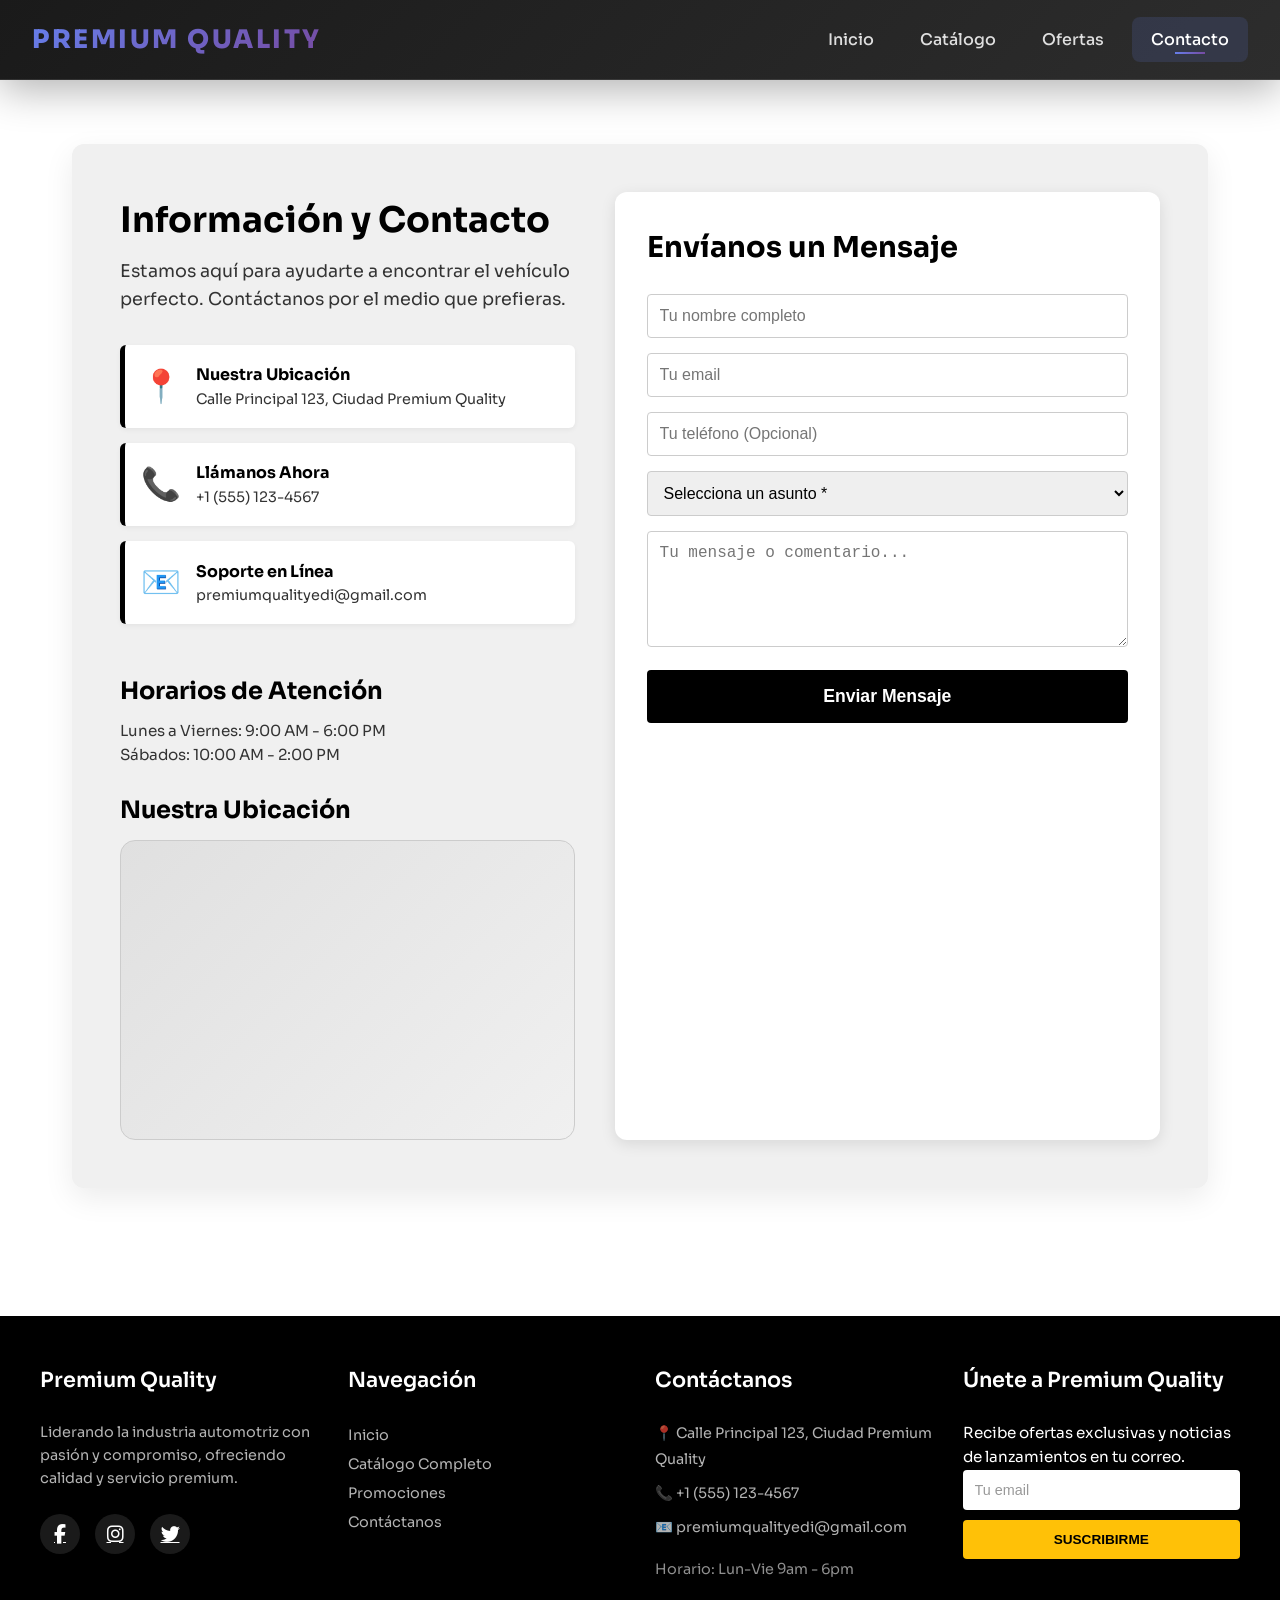
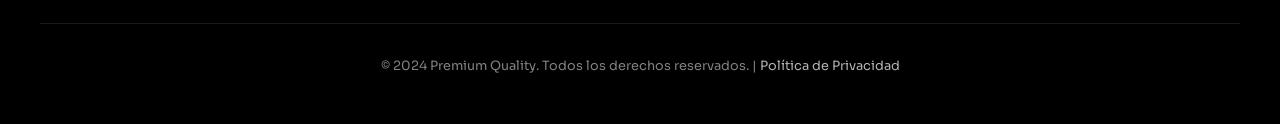
<file: contacto.html>
<!DOCTYPE html>
<html lang="es">

<head>
    <meta charset="UTF-8">
    <meta name="viewport" content="width=device-width, initial-scale=1.0">
    <title>Contacto - Premium Quality</title>
    <link rel="icon" href="favicon.ico" type="image/x-icon">
    <link rel="stylesheet" href="styles.css">
    <link rel="stylesheet" href="https://cdnjs.cloudflare.com/ajax/libs/font-awesome/6.4.0/css/all.min.css">
</head>

<body>
    <nav class="navbar">
        <div class="nav-container">
            <div class="logo">Premium Quality</div>
            <ul class="nav-links">
                <li><a href="index.html" class="nav-link">Inicio</a></li>
                <li><a href="catalogo.html" class="nav-link">Catálogo</a></li>
                <li><a href="ofertas.html" class="nav-link">Ofertas</a></li>
                <li><a href="contacto.html" class="nav-link active">Contacto</a></li>
            </ul>
        </div>
    </nav>

    <section id="contacto" class="contacto-section">
        <div class="contacto-wrapper">

            <div class="info-section">
                <h2>Información y Contacto</h2>
                <p class="subtitle-contacto">Estamos aquí para ayudarte a encontrar el vehículo perfecto. Contáctanos
                    por el medio que prefieras.</p>

                <div class="info-cards">
                    <div class="info-card">
                        <span class="info-icon">📍</span>
                        <div class="info-text">
                            <strong>Nuestra Ubicación</strong>
                            <p>Calle Principal 123, Ciudad Premium Quality</p>
                        </div>
                    </div>
                    <div class="info-card">
                        <span class="info-icon">📞</span>
                        <div class="info-text">
                            <strong>Llámanos Ahora</strong>
                            <p>+1 (555) 123-4567</p>
                        </div>
                    </div>
                    <div class="info-card">
                        <span class="info-icon">📧</span>
                        <div class="info-text">
                            <strong>Soporte en Línea</strong>
                            <p>premiumqualityedi@gmail.com</p>
                        </div>
                    </div>
                </div>

                <div class="mapa-section">
                    <h3>Horarios de Atención</h3>
                    <p>Lunes a Viernes: 9:00 AM - 6:00 PM</p>
                    <p style="margin-bottom: 1.5rem;">Sábados: 10:00 AM - 2:00 PM</p>

                    <h3>Nuestra Ubicación</h3>
                    <div class="mapa-placeholder">
                        <iframe
                            src="https://www.google.com/maps/embed?pb=!1m14!1m12!1m3!1d12303.11522567049!2d-58.40592325!3d-34.9129097!2m3!1f0!2f0!3f0!3m2!1i1024!2i768!4f13.1!5e1!3m2!1ses-419!2sar!4v1764823985162!5m2!1ses-419!2sar"
                            width="100%" height="100%" style="border:0;" allowfullscreen="" loading="lazy"
                            referrerpolicy="no-referrer-when-downgrade"></iframe>

                    </div>
                </div>
            </div>

            <div class="contacto-form-wrapper">
                <h3>Envíanos un Mensaje</h3>
                <form id="contactoForm" class="contacto-form">

                    <input type="text" id="nombre" placeholder="Tu nombre completo" required>
                    <input type="email" id="email" placeholder="Tu email" required>
                    <input type="tel" id="telefono" placeholder="Tu teléfono (Opcional)">

                    <select id="asunto" required>
                        <option value="">Selecciona un asunto *</option>
                        <option value="consulta">Consulta General</option>
                        <option value="prueba">Solicitar Prueba de Manejo</option>
                        <option value="financiamiento">Solicitar Financiamiento</option>
                        <option value="otro">Otro / Servicio Técnico</option>
                    </select>

                    <textarea id="mensaje" placeholder="Tu mensaje o comentario..." rows="5" required></textarea>
                    <button type="submit" class="submit-btn">Enviar Mensaje</button>
                </form>
            </div>

        </div>
    </section>

    <footer class="main-footer">
        <div class="footer-container">

            <div class="footer-col brand-info">
                <h3 class="footer-logo">Premium Quality</h3>
                <p>Liderando la industria automotriz con pasión y compromiso, ofreciendo calidad y servicio premium.</p>

                <div class="social-links">
                    <a href="#" aria-label="Facebook"><i class="fab fa-facebook-f"></i></a>
                    <a href="#" aria-label="Instagram"><i class="fab fa-instagram"></i></a>
                    <a href="#" aria-label="X (Twitter)"><i class="fab fa-twitter"></i></a>
                </div>
            </div>

            <div class="footer-col footer-links">
                <h3>Navegación</h3>
                <ul>
                    <li><a href="index.html">Inicio</a></li>
                    <li><a href="catalogo.html">Catálogo Completo</a></li>
                    <li><a href="ofertas.html">Promociones</a></li>
                    <li><a href="contacto.html">Contáctanos</a></li>
                </ul>
            </div>

            <div class="footer-col footer-contact">
                <h3>Contáctanos</h3>
                <p>📍 Calle Principal 123, Ciudad Premium Quality</p>
                <p>📞 +1 (555) 123-4567</p>
                <p>📧 premiumqualityedi@gmail.com</p>
                <p class="horario-footer">Horario: Lun-Vie 9am - 6pm</p>
            </div>

            <div class="footer-col footer-newsletter">
                <h3>Únete a Premium Quality</h3>
                <p>Recibe ofertas exclusivas y noticias de lanzamientos en tu correo.</p>
                <form class="newsletter-form">
                    <input type="email" placeholder="Tu email" required>
                    <button type="submit" class="cta-button">Suscribirme</button>
                </form>
            </div>

        </div>

        <div class="footer-bottom">
            <p>&copy; 2024 Premium Quality. Todos los derechos reservados. | <a href="#">Política de Privacidad</a></p>
        </div>
    </footer>

    <script src="app.js"></script>
    <script>
        // Validación del formulario de contacto
        document.getElementById('contactoForm').addEventListener('submit', function(e) {
            e.preventDefault();
            
            const nombre = document.getElementById('nombre').value.trim();
            const email = document.getElementById('email').value.trim();
            const telefono = document.getElementById('telefono').value.trim();
            const asunto = document.getElementById('asunto').value;
            const mensaje = document.getElementById('mensaje').value.trim();
            
            // Validaciones
            if (nombre.length < 2) {
                alert('Por favor ingresa un nombre válido (mínimo 2 caracteres)');
                return;
            }
            
            const emailRegex = /^[^\s@]+@[^\s@]+\.[^\s@]+$/;
            if (!emailRegex.test(email)) {
                alert('Por favor ingresa un email válido');
                return;
            }
            
            if (telefono && telefono.length < 7) {
                alert('Por favor ingresa un teléfono válido');
                return;
            }
            
            if (!asunto) {
                alert('Por favor selecciona un asunto');
                return;
            }
            
            if (mensaje.length < 10) {
                alert('Por favor ingresa un mensaje más detallado (mínimo 10 caracteres)');
                return;
            }
            
            // Si todo está bien, mostrar modal de confirmación
            mostrarModalConfirmacion('Mensaje enviado exitosamente', 'Gracias por contactarnos. Te responderemos en breve.');
            
            // Limpiar formulario
            this.reset();
        });
        
        function mostrarModalConfirmacion(titulo, mensaje) {
            // Crear modal dinámicamente
            const modal = document.createElement('div');
            modal.className = 'modal confirmacion-modal';
            modal.innerHTML = `
                <div class="modal-content confirmacion-content">
                    <span class="modal-close" onclick="this.parentElement.parentElement.remove()">&times;</span>
                    <div style="text-align: center; padding: 2rem;">
                        <h2 style="color: #4CAF50; margin-bottom: 1rem;">${titulo}</h2>
                        <p style="font-size: 1.1rem; color: #666; margin-bottom: 2rem;">${mensaje}</p>
                        <button onclick="this.parentElement.parentElement.parentElement.remove()" 
                                style="padding: 10px 20px; background: #667eea; color: white; border: none; border-radius: 5px; cursor: pointer;">
                            Aceptar
                        </button>
                    </div>
                </div>
            `;
            document.body.appendChild(modal);
            modal.style.display = 'flex';
        }
    </script>
</body>

</html>
</file>
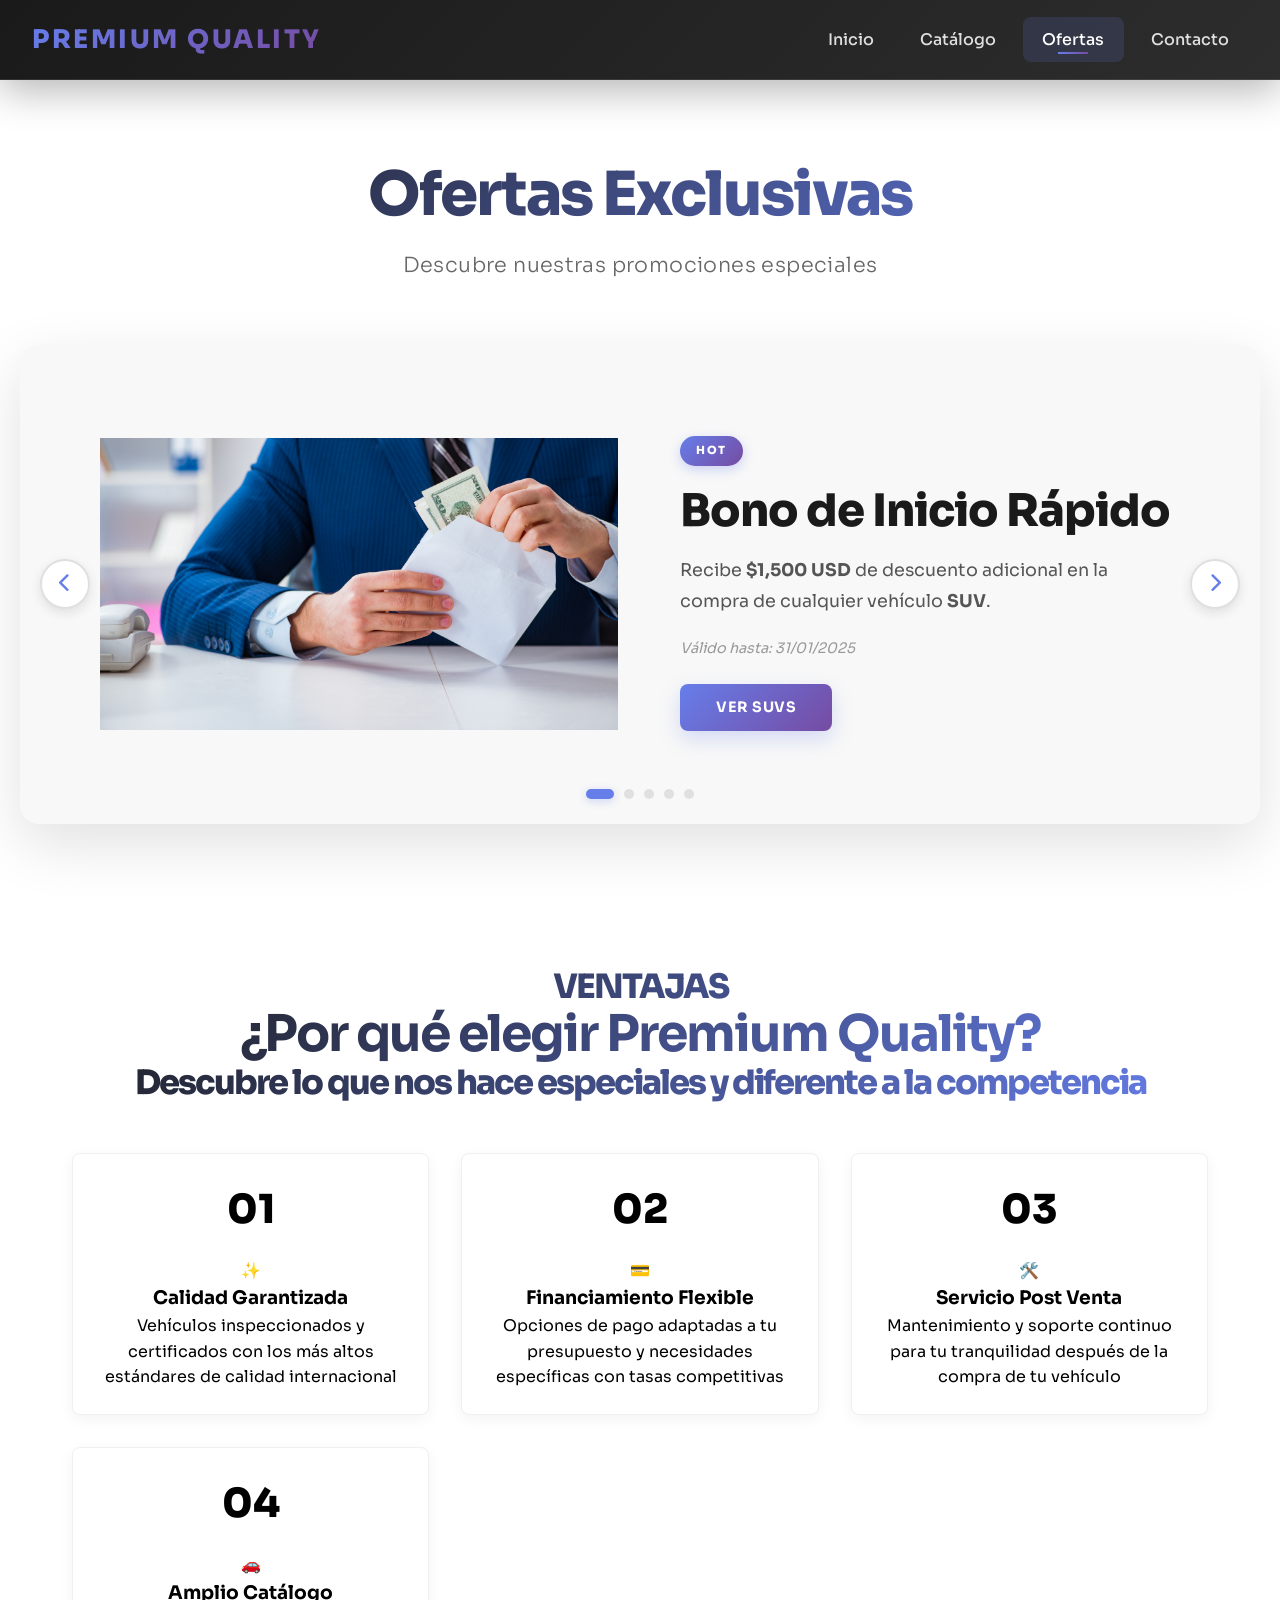
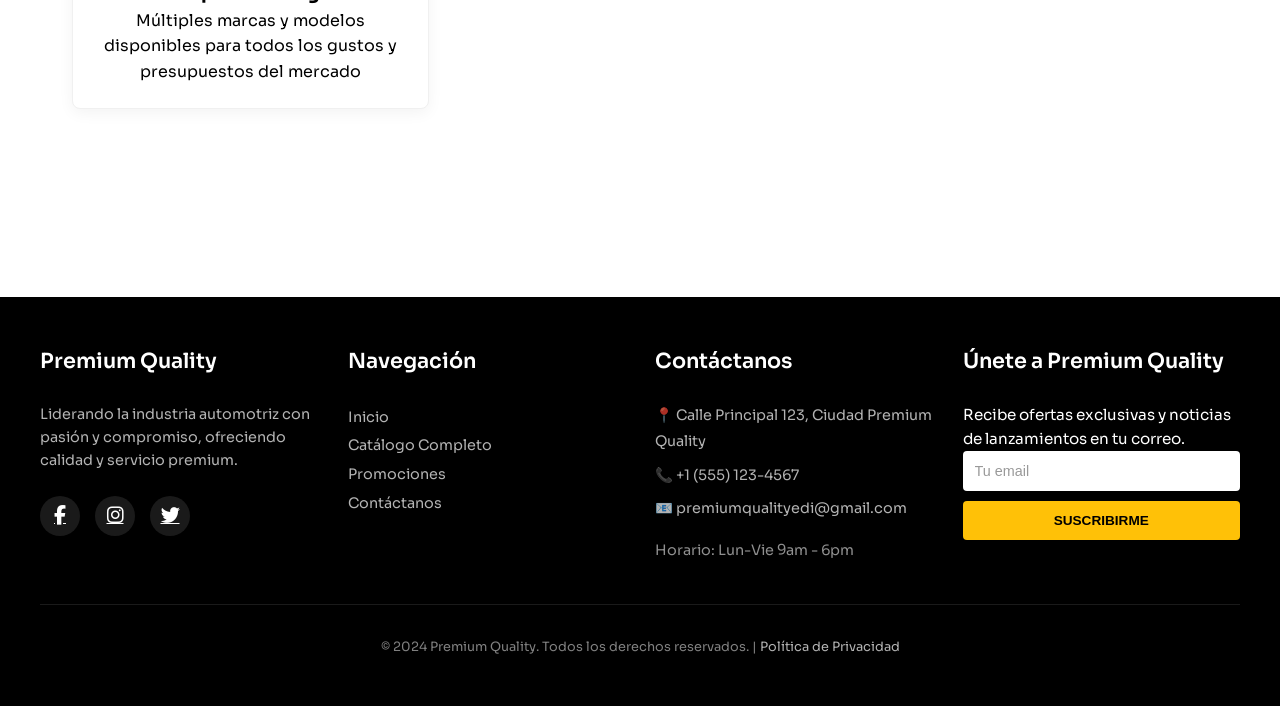
<file: ofertas.html>
<!DOCTYPE html>
<html lang="es">

<head>
    <meta charset="UTF-8">
    <meta name="viewport" content="width=device-width, initial-scale=1.0">
    <title>Ofertas Especiales - Premium Quality</title>
    <link rel="icon" href="favicon.ico" type="image/x-icon">  <!-- Reemplazar el icon -->
    <link rel="stylesheet" href="styles.css">
    <link rel="stylesheet" href="https://cdnjs.cloudflare.com/ajax/libs/font-awesome/6.4.0/css/all.min.css">
</head>

<body>
    <nav class="navbar">
        <div class="nav-container">
            <div class="logo">Premium Quality</div>
            <ul class="nav-links">
                <li><a href="index.html" class="nav-link">Inicio</a></li>
                <li><a href="catalogo.html" class="nav-link">Catálogo</a></li>
                <li><a href="ofertas.html" class="nav-link active">Ofertas</a></li>
                <li><a href="contacto.html" class="nav-link">Contacto</a></li>
            </ul>
        </div>
    </nav>

    <section id="ofertas-especiales" class="ofertas-page">
        <div class="ofertas-header">
            <h1>Ofertas Exclusivas</h1>
            <p class="ofertas-subtitle">Descubre nuestras promociones especiales</p>
        </div>

        <!-- Carrusel Minimalista -->
        <div class="carousel-wrapper">
            <div class="carousel-inner">
                <!-- SLIDE 1 -->
                <div class="carousel-item active">
                    <img src="Fondos/Bono-Inicio.jpg" alt="Bono de Inicio Rápido">
                    <div class="carousel-item-content">
                        <span class="tag">HOT</span>
                        <h3>Bono de Inicio Rápido</h3>
                        <p>Recibe <strong>$1,500 USD</strong> de descuento adicional en la compra de cualquier vehículo
                            <strong>SUV</strong>.</p>
                        <span class="validity">Válido hasta: 31/01/2025</span>
                        <a href="catalogo.html" class="btn">Ver SUVs</a>
                    </div>
                </div>

                <!-- SLIDE 2 -->
                <div class="carousel-item">
                    <img src="Fondos/servicio-financiamiento.jpg" alt="Financiamiento a Tasa 0%">
                    <div class="carousel-item-content">
                        <span class="tag">NUEVO</span>
                        <h3>Financiamiento a Tasa 0%</h3>
                        <p>Planes de financiamiento con <strong>0% de interés</strong> durante los primeros 12 meses en
                            modelos seleccionados.</p>
                        <span class="validity">Requiere aprobación de crédito</span>
                        <a href="contacto.html" class="btn">Consultar</a>
                    </div>
                </div>

                <!-- SLIDE 3 -->
                <div class="carousel-item">
                    <img src="Fondos/Cargador-Domestico.jpg" alt="Eléctricos y Híbridos">
                    <div class="carousel-item-content">
                        <span class="tag">ECO</span>
                        <h3>Eléctricos y Híbridos</h3>
                        <p><strong>10% de descuento</strong> y la instalación de tu cargador doméstico gratuita en la
                            compra de un eléctrico nuevo.</p>
                        <span class="validity">¡Stock limitado!</span>
                        <a href="catalogo.html" class="btn">Explorar</a>
                    </div>
                </div>

                <!-- SLIDE 4 -->
                <div class="carousel-item">
                    <img src="Fondos/Garantia-Extendida.jpg" alt="Garantía Extendida Premium">
                    <div class="carousel-item-content">
                        <span class="tag">EXTRA</span>
                        <h3>Garantía Extendida Premium</h3>
                        <p>Extiende la garantía de fábrica por <strong>2 años más sin costo adicional</strong> en todos
                            los sedanes de lujo.</p>
                        <span class="validity">Solo este mes</span>
                        <a href="catalogo.html" class="btn">Ver Sedanes</a>
                    </div>
                </div>

                <!-- SLIDE 5 -->
                <div class="carousel-item">
                    <img src="Fondos/Financiamiento.jpg" alt="Financiamiento a Tasa Preferencial">
                    <div class="carousel-item-content">
                        <span class="tag">PREMIUM</span>
                        <h3>Financiamiento a Tasa Preferencial</h3>
                        <p>Obtén el <strong>50% de descuento en el enganche</strong> y planes de hasta 72 meses con tasa
                            fija.</p>
                        <span class="validity">Válido: 01/12/2025 - 30/12/2025</span>
                        <a href="contacto.html" class="btn">Solicita Ahora</a>
                    </div>
                </div>
            </div>

            <!-- Controles -->
            <button class="carousel-btn carousel-btn-prev" id="prevBtn" aria-label="Oferta anterior">
                <i class="fas fa-chevron-left"></i>
            </button>
            <button class="carousel-btn carousel-btn-next" id="nextBtn" aria-label="Siguiente oferta">
                <i class="fas fa-chevron-right"></i>
            </button>

            <!-- Indicadores -->
            <div class="carousel-indicators">
                <button class="carousel-dot active" data-index="0" aria-label="Ir a oferta 1"></button>
                <button class="carousel-dot" data-index="1" aria-label="Ir a oferta 2"></button>
                <button class="carousel-dot" data-index="2" aria-label="Ir a oferta 3"></button>
                <button class="carousel-dot" data-index="3" aria-label="Ir a oferta 4"></button>
                <button class="carousel-dot" data-index="4" aria-label="Ir a oferta 5"></button>
            </div>
        </div>

        <!-- Sección de Por Qué Elegirnos -->
        <div class="why-choose-section">
            <div class="why-choose-header">
                <span class="why-choose-badge">VENTAJAS</span>
                <h2>¿Por qué elegir Premium Quality?</h2>
                <p class="why-choose-subtitle">Descubre lo que nos hace especiales y diferente a la competencia</p>
            </div>

            <div class="why-choose-grid">
                <div class="why-card">
                    <div class="why-card-number">01</div>
                    <div class="why-icon-box">
                        <div class="why-icon">✨</div>
                    </div>
                    <h3>Calidad Garantizada</h3>
                    <p>Vehículos inspeccionados y certificados con los más altos estándares de calidad internacional</p>
                    <div class="why-card-accent"></div>
                </div>

                <div class="why-card">
                    <div class="why-card-number">02</div>
                    <div class="why-icon-box">
                        <div class="why-icon">💳</div>
                    </div>
                    <h3>Financiamiento Flexible</h3>
                    <p>Opciones de pago adaptadas a tu presupuesto y necesidades específicas con tasas competitivas</p>
                    <div class="why-card-accent"></div>
                </div>

                <div class="why-card">
                    <div class="why-card-number">03</div>
                    <div class="why-icon-box">
                        <div class="why-icon">🛠️</div>
                    </div>
                    <h3>Servicio Post Venta</h3>
                    <p>Mantenimiento y soporte continuo para tu tranquilidad después de la compra de tu vehículo</p>
                    <div class="why-card-accent"></div>
                </div>

                <div class="why-card">
                    <div class="why-card-number">04</div>
                    <div class="why-icon-box">
                        <div class="why-icon">🚗</div>
                    </div>
                    <h3>Amplio Catálogo</h3>
                    <p>Múltiples marcas y modelos disponibles para todos los gustos y presupuestos del mercado</p>
                    <div class="why-card-accent"></div>
                </div>
            </div>
        </div>
    </section>


    <footer class="main-footer">
        <div class="footer-container">
            <div class="footer-col brand-info">
                <h3 class="footer-logo">Premium Quality</h3>
                <p>Liderando la industria automotriz con pasión y compromiso, ofreciendo calidad y servicio premium.</p>
                <div class="social-links">
                    <a href="#" aria-label="Facebook"><i class="fab fa-facebook-f"></i></a>
                    <a href="#" aria-label="Instagram"><i class="fab fa-instagram"></i></a>
                    <a href="#" aria-label="X (Twitter)"><i class="fab fa-twitter"></i></a>
                </div>
            </div>

            <div class="footer-col footer-links">
                <h3>Navegación</h3>
                <ul>
                    <li><a href="index.html">Inicio</a></li>
                    <li><a href="catalogo.html">Catálogo Completo</a></li>
                    <li><a href="ofertas.html">Promociones</a></li>
                    <li><a href="contacto.html">Contáctanos</a></li>
                </ul>
            </div>

            <div class="footer-col footer-contact">
                <h3>Contáctanos</h3>
                <p>📍 Calle Principal 123, Ciudad Premium Quality</p>
                <p>📞 +1 (555) 123-4567</p>
                <p>📧 premiumqualityedi@gmail.com</p>
                <p class="horario-footer">Horario: Lun-Vie 9am - 6pm</p>
            </div>

            <div class="footer-col footer-newsletter">
                <h3>Únete a Premium Quality</h3>
                <p>Recibe ofertas exclusivas y noticias de lanzamientos en tu correo.</p>
                <form class="newsletter-form">
                    <input type="email" placeholder="Tu email" required>
                    <button type="submit" class="cta-button">Suscribirme</button>
                </form>
            </div>
        </div>

        <div class="footer-bottom">
            <p>&copy; 2024 Premium Quality. Todos los derechos reservados. | <a href="#">Política de Privacidad</a></p>
        </div>
    </footer>

    <script src="app.js"></script>
    <script src="carousel-ofertas.js"></script>
</body>

</html>
</file>
<file: styles.css>
@import url('https://fonts.googleapis.com/css2?family=Mulish:ital,wght@0,200..1000;1,200..1000&family=Public+Sans:ital,wght@0,100..900;1,100..900&family=Sora:wght@100..800&display=swap');

* {
    margin: 0;
    padding: 0;
    box-sizing: border-box;
}

:root {
    --primary: #000;
    --secondary: #fff;
    --variante: #000000;
    --gray: #f0f0f0;
    --dark-gray: #333;
    --light-gray: #999;
    --transition: all 0.3s ease;
}

body {
    font-family: 'Sora', sans-serif;
    background-color: var(--secondary);
    color: var(--primary);
    line-height: 1.6;
}

/* Navbar */
.navbar {
    position: sticky;
    top: 0;
    background: linear-gradient(135deg, #1a1a1a 0%, #2d2d2d 100%);
    z-index: 1000;
    box-shadow: 0 10px 40px rgba(0, 0, 0, 0.3);
    border-radius: 0;
    backdrop-filter: blur(10px);
    border-bottom: 1px solid rgba(255, 255, 255, 0.1);
}

.nav-container {
    max-width: 1400px;
    margin: 0 auto;
    display: flex;
    justify-content: space-between;
    align-items: center;
    padding: 1.2rem 2rem;
}

.logo {
    font-size: 1.6rem;
    font-weight: 900;
    letter-spacing: 2.5px;
    animation: slideInLeft 0.5s ease;
    color: #ffffff;
    text-transform: uppercase;
    background: linear-gradient(135deg, #667eea 0%, #764ba2 100%);
    -webkit-background-clip: text;
    -webkit-text-fill-color: transparent;
    background-clip: text;
    transition: all 0.3s ease;
}

.logo:hover {
    transform: scale(1.05);
    letter-spacing: 3px;
}

.nav-links {
    display: flex;
    list-style: none;
    gap: 0.5rem;
    align-items: center;
    font-size: 1rem;
}

.nav-link {
    text-decoration: none;
    color: rgba(255, 255, 255, 0.85);
    font-weight: 500;
    position: relative;
    cursor: pointer;
    transition: all 0.3s cubic-bezier(0.4, 0, 0.2, 1);
    padding: 0.75rem 1.2rem;
    border-radius: 8px;
}

.nav-link::after {
    content: '';
    position: absolute;
    bottom: 8px;
    left: 50%;
    transform: translateX(-50%);
    width: 0;
    height: 2px;
    background: linear-gradient(90deg, #667eea 0%, #764ba2 100%);
    transition: width 0.3s cubic-bezier(0.4, 0, 0.2, 1);
}

.nav-link:hover {
    color: #ffffff;
    background: rgba(102, 126, 234, 0.1);
    transform: translateY(-2px);
}

.nav-link:hover::after,
.nav-link.active::after {
    width: 30px;
}

.nav-link.active {
    color: #ffffff;
    background: rgba(102, 126, 234, 0.15);
}

.hero {
    padding: 8rem 6rem 6rem 2rem;
    text-align: center;
    margin-right: 5%;
    margin-left: 5%;
    border-radius: 1.2rem;
    background-image: url('Fondos/Fondo-4.jpg');
    background-size: cover;
    background-position: center;
    color: #ffffff;
}

.hero-content {
    max-width: 800px;
    margin: 0 auto;
    background: rgba(0, 0, 0, 0.5);
    padding: 2rem;
    border-radius: 12px;
    box-shadow: 0 8px 30px rgba(0, 0, 0, 0.3);
    animation: slideInDown 0.8s cubic-bezier(0.4, 0, 0.2, 1);
    
}

.hero-content a {
    display: inline-block;
    margin-top: 1.5rem;
    padding: 12px 30px;
    background: #667eea;
    color: #ffffff;
    text-decoration: none;
    border-radius: 8px;
    font-weight: 700;
    transition: all 0.3s cubic-bezier(0.4, 0, 0.2, 1);
}

.hero-content a:hover {
    background: #5568d3;
    box-shadow: 0 8px 20px rgba(102, 126, 234, 0.3);
    transform: translateY(-3px);
}

.carrito-icon {
    position: relative;
    cursor: pointer;
    transition: all 0.3s cubic-bezier(0.4, 0, 0.2, 1);
    font-size: 1.4rem;
    color: #ffffff;
    padding: 0.75rem 1.2rem;
    border-radius: 8px;
    margin-left: 0.5rem;
}

.carrito-icon:hover {
    transform: scale(1.15);
    background: rgba(102, 126, 234, 0.15);
    color: #667eea;
}

.carrito-count {
    position: absolute;
    top: 0px;
    right: 8px;
    background: linear-gradient(135deg, #667eea 0%, #764ba2 100%);
    color: #ffffff;
    border-radius: 50%;
    width: 22px;
    height: 22px;
    display: flex;
    align-items: center;
    justify-content: center;
    font-size: 0.7rem;
    font-weight: 800;
    box-shadow: 0 4px 12px rgba(102, 126, 234, 0.4);
    animation: pulse 2s infinite;
}

@keyframes pulse {
    0%, 100% {
        box-shadow: 0 4px 12px rgba(102, 126, 234, 0.4);
    }
    50% {
        box-shadow: 0 4px 20px rgba(102, 126, 234, 0.7);
    }
}

@keyframes slideInLeft {
    from {
        opacity: 0;
        transform: translateX(-20px);
    }
    to {
        opacity: 1;
        transform: translateX(0);
    }
}

/* ============================================ */
/* CARRUSEL NUEVO - DISEÑO MINIMALISTA */
/* ============================================ */

.carousel-section {
    padding: 5rem 2rem;
    max-width: 100%;
    margin: 0 auto;
    background: #ffffff;
}

.carousel-section h2 {
    font-size: 3.8rem;
    font-weight: 900;
    color: #1a1a1a;
    margin-bottom: 50px;
    letter-spacing: -2px;
    line-height: 1.15;
    background: linear-gradient(135deg, #1a1a1a 0%, #667eea 100%);
    -webkit-background-clip: text;
    -webkit-text-fill-color: transparent;
    background-clip: text;
    animation: slideInDown 0.8s cubic-bezier(0.4, 0, 0.2, 1);
    text-align: center;
}

/* CONTENEDOR PRINCIPAL */
.carousel-wrapper {
    position: relative;
    max-width: 1400px;
    margin: 0 auto;
    border-radius: 20px;
    overflow: visible;
    box-shadow: 0 20px 60px rgba(0, 0, 0, 0.15);
}

/* CONTENEDOR INTERNO */
.carousel-inner {
    position: relative;
    width: 100%;
    height: 500px;
    overflow: hidden;
    border-radius: 20px;
    background: #f8f8f8;
    display: flex;
    align-items: center;
}

/* SLIDE */
.carousel-item {
    position: absolute;
    width: 100%;
    height: 100%;
    opacity: 0;
    transition: opacity 1.2s cubic-bezier(0.4, 0, 0.2, 1);
    top: 0;
    left: 0;
    display: flex;
    align-items: center;
    justify-content: space-between;
    padding: 0 80px;
}

.carousel-item.active {
    opacity: 1;
    z-index: 10;
}

/* IMAGEN */
.carousel-item img {
    width: 48%;
    height: 100%;
    object-fit: contain;
    object-position: center;
    flex-shrink: 0;
    animation: zoomIn 1.2s cubic-bezier(0.4, 0, 0.2, 1);
}

@keyframes zoomIn {
    from {
        opacity: 0;
        transform: scale(0.95);
    }
    to {
        opacity: 1;
        transform: scale(1);
    }
}

/* CONTENIDO */
.carousel-item-content {
    flex: 1;
    max-width: 500px;
    animation: slideInLeft 1.2s cubic-bezier(0.4, 0, 0.2, 1);
}

.carousel-item.active .carousel-item-content {
    animation: slideInLeft 1.2s cubic-bezier(0.4, 0, 0.2, 1);
}

@keyframes slideInLeft {
    from {
        opacity: 0;
        transform: translateX(-50px);
    }
    to {
        opacity: 1;
        transform: translateX(0);
    }
}

.carousel-item-content .tag {
    display: inline-block;
    padding: 6px 14px;
    background: #667eea;
    color: white;
    border-radius: 20px;
    font-size: 0.7rem;
    font-weight: 700;
    text-transform: uppercase;
    margin-bottom: 1rem;
    letter-spacing: 1px;
}

.carousel-item-content h3 {
    font-size: 2.8rem;
    font-weight: 900;
    margin-bottom: 0.8rem;
    letter-spacing: -1px;
    line-height: 1.2;
    color: #000;
}

.carousel-item-content p {
    font-size: 1.1rem;
    margin-bottom: 1.8rem;
    line-height: 1.8;
    color: #555;
    max-width: 480px;
}

.carousel-item-content .btn {
    display: inline-block;
    padding: 12px 32px;
    background: #667eea;
    color: white;
    text-decoration: none;
    border-radius: 8px;
    font-weight: 700;
    font-size: 0.9rem;
    transition: all 0.3s cubic-bezier(0.4, 0, 0.2, 1);
    box-shadow: 0 8px 20px rgba(102, 126, 234, 0.25);
    cursor: pointer;
    border: none;
    text-transform: uppercase;
    letter-spacing: 0.5px;
}

.carousel-item-content .btn:hover {
    transform: translateY(-3px);
    box-shadow: 0 12px 30px rgba(102, 126, 234, 0.4);
    background: #5568d3;
}

/* BOTONES DE NAVEGACIÓN */
.carousel-btn {
    position: absolute;
    top: 50%;
    transform: translateY(-50%);
    width: 50px;
    height: 50px;
    border-radius: 50%;
    background: #ffffff;
    border: 2px solid #e0e0e0;
    color: #667eea;
    font-size: 1.2rem;
    cursor: pointer;
    z-index: 30;
    display: flex;
    align-items: center;
    justify-content: center;
    transition: all 0.3s cubic-bezier(0.4, 0, 0.2, 1);
    box-shadow: 0 4px 12px rgba(0, 0, 0, 0.1);
}

.carousel-btn:hover {
    background: #667eea;
    color: white;
    border-color: #667eea;
    box-shadow: 0 6px 20px rgba(102, 126, 234, 0.3);
    transform: translateY(-50%) scale(1.1);
}

.carousel-btn:active {
    transform: translateY(-50%) scale(0.95);
}

.carousel-btn-prev {
    left: 20px;
}

.carousel-btn-next {
    right: 20px;
}

/* INDICADORES */
.carousel-indicators {
    position: absolute;
    bottom: 25px;
    left: 50%;
    transform: translateX(-50%);
    z-index: 20;
    display: flex;
    gap: 10px;
    flex-wrap: wrap;
    justify-content: center;
}

.carousel-dot {
    width: 10px;
    height: 10px;
    border-radius: 50%;
    background: #e0e0e0;
    border: none;
    cursor: pointer;
    transition: all 0.3s ease;
}

.carousel-dot:hover {
    background: #b0b0b0;
    transform: scale(1.2);
}

.carousel-dot.active {
    background: #667eea;
    width: 28px;
    border-radius: 5px;
    box-shadow: 0 2px 8px rgba(102, 126, 234, 0.3);
}

/* RESPONSIVE - TABLET */
@media (max-width: 1024px) {
    .carousel-inner {
        height: 420px;
        padding: 0 60px;
    }

    .carousel-item {
        padding: 0 60px;
    }

    .carousel-item-content {
        max-width: 400px;
    }

    .carousel-item-content h3 {
        font-size: 2.2rem;
    }

    .carousel-item-content p {
        font-size: 1rem;
    }

    .carousel-item img {
        width: 45%;
    }

    .carousel-btn {
        width: 45px;
        height: 45px;
        font-size: 1.1rem;
    }
}

/* RESPONSIVE - MÓVIL GRANDE */
@media (max-width: 768px) {
    .carousel-section {
        padding: 3rem 1rem;
    }

    .carousel-inner {
        height: 380px;
        padding: 0 40px;
        flex-direction: column;
    }

    .carousel-item {
        flex-direction: column;
        padding: 40px 20px;
        text-align: center;
        justify-content: center;
    }

    .carousel-item img {
        width: 60%;
        height: 200px;
        order: 1;
        margin-bottom: 20px;
    }

    .carousel-item-content {
        order: 2;
        max-width: 100%;
    }

    .carousel-item-content h3 {
        font-size: 1.8rem;
    }

    .carousel-item-content p {
        font-size: 0.95rem;
        margin-bottom: 1.5rem;
    }

    .carousel-item-content .btn {
        padding: 10px 28px;
        font-size: 0.85rem;
    }

    .carousel-btn {
        width: 42px;
        height: 42px;
        font-size: 1.1rem;
    }

    .carousel-btn-prev {
        left: 10px;
    }

    .carousel-btn-next {
        right: 10px;
    }
}

/* RESPONSIVE - MÓVIL PEQUEÑO */
@media (max-width: 480px) {
    .carousel-inner {
        height: 340px;
        padding: 0;
    }

    .carousel-item {
        padding: 30px 15px;
    }

    .carousel-item img {
        width: 70%;
        height: 150px;
        margin-bottom: 15px;
    }

    .carousel-item-content {
        max-width: 100%;
    }

    .carousel-item-content h3 {
        font-size: 1.4rem;
        margin-bottom: 0.5rem;
    }

    .carousel-item-content p {
        font-size: 0.9rem;
        margin-bottom: 1rem;
    }

    .carousel-item-content .tag {
        padding: 5px 12px;
        font-size: 0.65rem;
    }

    .carousel-item-content .btn {
        padding: 9px 24px;
        font-size: 0.8rem;
    }

    .carousel-btn {
        width: 38px;
        height: 38px;
        font-size: 1rem;
    }

    .carousel-indicators {
        bottom: 15px;
        gap: 6px;
    }

    .carousel-dot {
        width: 8px;
        height: 8px;
    }

    .carousel-dot.active {
        width: 24px;
    }
}

/* ------------------------------------------- */
/* --- ESTILOS DEL MODAL DE DETALLE (CATÁLOGO) --- */
/* ------------------------------------------- */

/* Nuevo CSS para el Modal de Detalle */

/* Base del Modal (Ventana flotante) */
.modal {
    position: fixed;
    z-index: 2000;
    left: 0;
    top: 0;
    width: 100%;
    height: 100%;
    overflow: auto;
    background-color: rgba(0, 0, 0, 0.6);
    /* Fondo semi-transparente */
    display: none;
    /* Oculto por defecto */
}

/* Mostrar Modal con la clase 'show' */
.modal.show {
    display: flex;
    justify-content: center;
    align-items: center;
}

/* Contenido principal del modal (la caja que flota) */
.modal-content.detalle-content {
    background-color: var(--secondary);
    padding: 30px;
    border-radius: 8px;
    max-width: 900px;
    width: 95%;
    position: relative;
    box-shadow: 0 5px 15px rgba(0, 0, 0, 0.3);
    animation: slideInUp 0.3s ease-out;
    /* Una pequeña animación al abrir */
}

/* Encabezado */
.modal-header-info {
    display: flex;
    justify-content: space-between;
    align-items: center;
    border-bottom: 2px solid var(--gray);
    padding-bottom: 15px;
    margin-bottom: 20px;
}

.modal-header-info h2 {
    font-size: 2rem;
    color: var(--primary);
}

.precio-final {
    font-size: 1.8rem;
    font-weight: bold;
    color: #4CAF50;
    /* Color que destaca el precio */
}

/* Botón de cierre */
.modal-close {
    color: var(--dark-gray);
    float: right;
    font-size: 28px;
    font-weight: bold;
    position: absolute;
    top: 10px;
    right: 20px;
    cursor: pointer;
    z-index: 2001;
}

/* Navegación por Pestañas */
.tab-buttons {
    display: flex;
    margin-bottom: 20px;
    border-bottom: 1px solid var(--light-gray);
}

.tab-button {
    background: none;
    border: none;
    padding: 10px 20px;
    cursor: pointer;
    font-size: 1rem;
    color: var(--dark-gray);
    transition: var(--transition);
    border-bottom: 3px solid transparent;
}

.tab-button.active {
    color: var(--primary);
    border-bottom: 3px solid #0056b3;
    /* Color de acento para la pestaña activa */
    font-weight: bold;
}

/* Contenido del Detalle */
.detalle-wrapper {
    display: flex;
    gap: 30px;
    flex-wrap: wrap;
    /* Para que sea responsive */
}

.detalle-imagen {
    flex: 1;
    min-width: 300px;
    max-width: 50%;
}

#detalleImagen {
    width: 100%;
    height: auto;
    border-radius: 6px;
    object-fit: cover;
}

.detalle-info {
    flex: 1;
    min-width: 300px;
}

.full-description {
    margin-bottom: 20px;
    color: #555;
    line-height: 1.8;
}

/* Grid de Especificaciones */
.specs-grid {
    display: grid;
    grid-template-columns: 1fr 1fr;
    gap: 15px;
    padding: 15px 0;
    margin-bottom: 20px;
    border-top: 1px solid var(--gray);
    border-bottom: 1px solid var(--gray);
}

.spec-item strong {
    color: var(--primary);
}

/* Contenido de Financiamiento */
.finan-summary {
    background-color: var(--gray);
    padding: 20px;
    border-radius: 6px;
    margin-bottom: 25px;
    display: grid;
    grid-template-columns: 1fr 1fr;
    gap: 10px;
}

.finan-summary strong {
    color: var(--dark-gray);
}

.finan-table {
    width: 100%;
    border-collapse: collapse;
    margin-bottom: 20px;
    font-size: 0.95rem;
}

.finan-table th,
.finan-table td {
    border: 1px solid var(--gray);
    padding: 12px;
    text-align: left;
}

.finan-table th {
    background-color: #f8f8f8;
    color: var(--primary);
    font-weight: 600;
}

.nota-financiamiento {
    font-size: 0.85rem;
    color: #999;
}

/* Media Query para responsividad del modal */
@media (max-width: 768px) {
    .detalle-wrapper {
        flex-direction: column;
    }

    .detalle-imagen {
        max-width: 100%;
    }

    .specs-grid,
    .finan-summary {
        grid-template-columns: 1fr;
    }
}


/* --- Lógica de Visibilidad del Modal --- */
.modal {
    display: none;
    /* Oculto por defecto */
    position: fixed;
    z-index: 10000;
    /* Muy alto para estar encima de todo */
    left: 0;
    top: 0;
    width: 100%;
    height: 100%;
    background-color: rgba(0, 0, 0, 0.8);
    /* Fondo oscuro */
    align-items: center;
    justify-content: center;
    backdrop-filter: blur(5px);
}

/* Esta clase la agrega JS para mostrar el modal */
.modal.show {
    display: flex;
}

/* --- Diseño del Contenido del Carrito --- */
.carrito-modal-content {
    background-color: #fff;
    width: 90%;
    max-width: 450px;
    border-radius: 12px;
    overflow: hidden;
    box-shadow: 0 15px 30px rgba(0, 0, 0, 0.5);
    animation: slideDown 0.3s ease;
}

@keyframes slideDown {
    from {
        transform: translateY(-20px);
        opacity: 0;
    }

    to {
        transform: translateY(0);
        opacity: 1;
    }
}

.carrito-header {
    background-color: #000;
    color: #fff;
    padding: 1.5rem;
    display: flex;
    justify-content: space-between;
    align-items: center;
}

.carrito-header .modal-close {
    background: none;
    border: none;
    color: #fff;
    font-size: 2rem;
    cursor: pointer;
    line-height: 1;
}

.carrito-items-container {
    padding: 1rem;
    max-height: 300px;
    overflow-y: auto;
    background: #fff;
}

/* Estilos para items individuales */
.carrito-item {
    display: flex;
    align-items: center;
    padding: 10px 0;
    border-bottom: 1px solid #eee;
}

.carrito-item-img-container {
    width: 60px;
    height: 40px;
    margin-right: 10px;
}

.carrito-item-img {
    width: 100%;
    height: 100%;
    object-fit: cover;
    border-radius: 4px;
}

.carrito-item-info {
    flex-grow: 1;
}

.carrito-remove {
    color: #cc0000;
    background: none;
    border: none;
    font-weight: bold;
    font-size: 1.2rem;
    cursor: pointer;
}

.carrito-footer {
    padding: 1.5rem;
    background-color: #f9f9f9;
    border-top: 1px solid #eee;
}

.carrito-total-line {
    display: flex;
    justify-content: space-between;
    font-size: 1.2rem;
    font-weight: bold;
    margin-bottom: 1rem;
}

.checkout-btn {
    width: 100%;
    padding: 1rem;
    background-color: #cc0000;
    color: white;
    border: none;
    border-radius: 6px;
    font-weight: bold;
    cursor: pointer;
    transition: all 0.3s ease;
}

.checkout-btn:hover {
    background-color: #b30000;
    transform: translateY(-2px);
    box-shadow: 0 5px 15px rgba(204, 0, 0, 0.3);
}

/* ------------------------------------------- */
/* --- SECCIÓN DE CATÁLOGO Y GRID --- */
/* ------------------------------------------- */
.catalogo-section {
    max-width: 1200px;
    margin: 2rem auto;
    padding: 0 2rem;
}

.catalogo-header {
    padding-top: 3rem;
    text-align: center;
    margin-bottom: 3rem;
}

.catalogo-header h1 {
    font-size: 3.8rem;
    font-weight: 900;
    color: #1a1a1a;
    margin-bottom: 18px;
    letter-spacing: -2px;
    line-height: 1.15;
    background: linear-gradient(135deg, #1a1a1a 0%, #667eea 100%);
    -webkit-background-clip: text;
    -webkit-text-fill-color: transparent;
    background-clip: text;
    animation: slideInDown 0.8s cubic-bezier(0.4, 0, 0.2, 1);
}

.catalogo-header p {
    font-size: 1.3rem;
    color: #666;
    font-weight: 300;
    letter-spacing: 0.4px;
    max-width: 700px;
    margin: 0 auto;
    line-height: 1.7;
    animation: slideInUp 0.9s cubic-bezier(0.4, 0, 0.2, 1) 0.2s backwards;
}

.filtros-bar {
    display: flex;
    gap: 15px;
    justify-content: center;
    padding: 1.5rem;
    background-color: #f8f8f8;
    border-radius: 8px;
    margin-bottom: 2rem;
    box-shadow: 0 2px 4px rgba(0, 0, 0, 0.05);
}

.filtro-input,
.filtro-select {
    padding: 10px 15px;
    border: 1px solid #ccc;
    border-radius: 4px;
    font-size: 1rem;
    flex-grow: 1;
    max-width: 250px;
}

.filtro-input:focus,
.filtro-select:focus {
    outline: none;
    border-color: var(--primary);
    box-shadow: 0 0 0 2px rgba(0, 0, 0, 0.1);
}

/* GRID DE VEHÍCULOS */
.vehiculos-grid-area,
.vehiculos-grid {
    display: grid;
    margin-right: 5%;
    margin-left: 5%;
    grid-template-columns: repeat(auto-fit, minmax(280px, 1fr));
    gap: 30px;
    padding: 30px 0;
}

.vehiculo-card {
    background-color: var(--secondary);
    border: 1px solid var(--gray);
    border-radius: 12px;
    overflow: hidden;
    box-shadow: 0 4px 12px rgba(0, 0, 0, 0.1);
    transition: var(--transition);
    cursor: pointer;
    display: flex;
    flex-direction: column;
    height: 100%;
}

.vehiculo-card:hover {
    box-shadow: 0 8px 20px rgba(0, 0, 0, 0.2);
    transform: translateY(-5px);
}

/* Contenedor de la Imagen */
.card-img-container {
    width: 100%;
    height: 200px;
    overflow: hidden;
    border-bottom: 1px solid var(--gray);
}

.card-img {
    width: 100%;
    height: 100%;
    object-fit: cover;
    transition: transform 0.3s ease;
}

.vehiculo-card:hover .card-img {
    transform: scale(1.05);
}

/* Contenido de la Tarjeta */
.card-content {
    padding: 15px;
    display: flex;
    flex-direction: column;
    flex-grow: 1;
}

.card-title {
    font-size: 1.4rem;
    font-weight: 700;
    margin-bottom: 5px;
    color: var(--variante);
}

.card-specs {
    color: var(--light-gray);
    font-size: 0.9rem;
    margin-bottom: 10px;
}

.card-details {
    margin-top: auto;
    display: flex;
    justify-content: space-between;
    align-items: center;
    padding-top: 10px;
    border-top: 1px solid var(--gray);
}

.card-price {
    font-size: 1.5rem;
    font-weight: 800;
    color: var(--variante);
}

.add-to-cart-small {
    background: none;
    border: none;
    color: var(--dark-gray);
    font-size: 1.2rem;
    cursor: pointer;
    padding: 5px 10px;
    border-radius: 50%;
    transition: var(--transition);
}

.add-to-cart-small:hover {
    color: var(--primary);
    background-color: var(--gray);
}

/* BOTÓN PRIMARY */
.cta-primary {
    background-color: var(--variante);
    color: var(--secondary);
    border: 2px solid var(--variante);
    padding: 12px 25px;
    font-size: 1.1rem;
    font-weight: 700;
    border-radius: 8px;
    cursor: pointer;
    transition: var(--transition);
    width: 100%;
    text-transform: uppercase;
    letter-spacing: 0.5px;
    display: flex;
    align-items: center;
    justify-content: center;
    gap: 10px;
    box-shadow: 0 4px 10px rgba(0, 0, 0, 0.2);
}

.cta-primary:hover {
    background-color: var(--secondary);
    color: var(--variante);
    border-color: var(--variante);
    box-shadow: 0 6px 15px rgba(0, 0, 0, 0.3);
    transform: translateY(-2px);
}

.cta-primary i {
    font-size: 1.2rem;
}

/* ------------------------------------------- */
/* --- SERVICIOS --- */
/* ------------------------------------------- */
.servicios-section {
    padding: 4rem 2rem;
    max-width: 1200px;
    margin: 0 auto;
    text-align: center;
}

.servicios-section h2 {
    font-size: 3.8rem;
    font-weight: 900;
    color: #1a1a1a;
    margin-bottom: 50px;
    letter-spacing: -2px;
    line-height: 1.15;
    background: linear-gradient(135deg, #1a1a1a 0%, #667eea 100%);
    -webkit-background-clip: text;
    -webkit-text-fill-color: transparent;
    background-clip: text;
    animation: slideInDown 0.8s cubic-bezier(0.4, 0, 0.2, 1);
    text-align: center;
}

.servicios-container {
    display: grid;
    grid-template-columns: repeat(auto-fit, minmax(300px, 1fr));
    gap: 2rem;
    margin-top: 2rem;
}

.servicio-card {
    background: var(--secondary);
    border: 1px solid var(--gray);
    border-radius: 8px;
    overflow: hidden;
    box-shadow: 0 4px 15px rgba(0, 0, 0, 0.05);
    transition: var(--transition);
}

.servicio-card:hover {
    box-shadow: 0 8px 25px rgba(0, 0, 0, 0.1);
    transform: translateY(-5px);
}

.servicio-img-wrapper {
    width: 100%;
    height: 180px;
    overflow: hidden;
}

.servicio-img {
    width: 100%;
    height: 100%;
    object-fit: cover;
    transition: transform 0.5s ease;
}

.servicio-card:hover .servicio-img {
    transform: scale(1.05);
}

.servicio-content {
    padding: 1.5rem;
    text-align: left;
}

.servicio-content h3 {
    font-size: 1.5rem;
    margin-bottom: 0.5rem;
}

.servicio-content p {
    color: var(--dark-gray);
    margin-bottom: 1rem;
    font-size: 0.95rem;
}

.servicio-link {
    display: inline-block;
    color: var(--primary);
    text-decoration: none;
    font-weight: 600;
    border-bottom: 2px solid var(--primary);
    padding-bottom: 2px;
    transition: color 0.3s, border-color 0.3s;
}

.servicio-link:hover {
    color: #444;
    border-color: #444;
}

/* ------------------------------------------- */
/* --- TESTIMONIOS --- */
/* ------------------------------------------- */
.Testimonios-Home h2 {
    text-align: center;
    font-size: 3.8rem;
    font-weight: 900;
    color: #1a1a1a;
    margin-bottom: 18px;
    letter-spacing: -2px;
    line-height: 1.15;
    background: linear-gradient(135deg, #1a1a1a 0%, #667eea 100%);
    -webkit-background-clip: text;
    -webkit-text-fill-color: transparent;
    background-clip: text;
    animation: slideInDown 0.8s cubic-bezier(0.4, 0, 0.2, 1);
}

.testimonios-container {
    display: grid;
    grid-template-columns: repeat(auto-fit, minmax(280px, 1fr));
    gap: 30px;
    margin-top: 3rem;
    padding: 2rem;
    max-width: 1200px;
    margin-left: auto;
    margin-right: auto;
}

.testimonio-card {
    background: var(--secondary);
    border: 1px solid var(--gray);
    border-radius: 12px;
    padding: 1.2rem;
    box-shadow: 0 4px 15px rgba(0, 0, 0, 0.05);
    transition: transform 0.3s ease, box-shadow 0.3s ease;
}

.testimonio-card:hover {
    transform: translateY(-5px);
    box-shadow: 0 8px 25px rgba(0, 0, 0, 0.15);
}

.testimonio-card p {
    color: var(--dark-gray);
    margin-bottom: 1.5rem;
    font-style: italic;
}

.testimonio-author {
    display: flex;
    align-items: center;
    gap: 15px;
}

/* ------------------------------------------- */
/* --- SOCIOS/LOGOS --- */
/* ------------------------------------------- */
.socios-container {
    padding: 4rem 20px;
    text-align: center;
    background-color: #f7f7f7;
}

.socios-container h2 {
    font-size: 2.5rem;
    font-weight: 900;
    color: #1a1a1a;
    margin-bottom: 18px;
    letter-spacing: -2px;
    line-height: 1.15;
    background: linear-gradient(135deg, #1a1a1a 0%, #667eea 100%);
    -webkit-background-clip: text;
    -webkit-text-fill-color: transparent;
    background-clip: text;
    animation: slideInDown 0.8s cubic-bezier(0.4, 0, 0.2, 1);
}

.logos-grid {
    display: flex;
    justify-content: center;
    align-items: center;
    flex-wrap: wrap;
    gap: 40px;
    max-width: 1000px;
    margin: 0 auto;
}

.socio-logo {
    height: auto;
    max-width: 120px;
    filter: grayscale(100%);
    opacity: 0.6;
    transition: all 0.5s ease;
    object-fit: contain;
}

.socio-logo:hover {
    filter: grayscale(0%);
    opacity: 1;
    transform: scale(1.05);
}

/* ------------------------------------------- */
/* --- FAQ/ACORDEÓN --- */
/* ------------------------------------------- */
.Preg-container {
    padding: 4rem 20px;
    max-width: 900px;
    margin: 0 auto;
    text-align: center;
}

.Preg-container h2 {
    font-size: 2.5rem;
    font-weight: 900;
    color: #1a1a1a;
    margin-bottom: 35px;
    letter-spacing: -2px;
    line-height: 1.15;
    background: linear-gradient(135deg, #1a1a1a 0%, #667eea 100%);
    -webkit-background-clip: text;
    -webkit-text-fill-color: transparent;
    background-clip: text;
    animation: slideInDown 0.8s cubic-bezier(0.4, 0, 0.2, 1);
}

.acordeon-item {
    margin-bottom: 15px;
    border: 1px solid #ddd;
    border-radius: 8px;
    overflow: hidden;
}

.acordeon-titulo {
    display: flex;
    justify-content: space-between;
    align-items: center;
    width: 100%;
    padding: 1.2rem 1.5rem;
    font-size: 1.1rem;
    font-weight: 600;
    color: #007bff;
    text-align: left;
    background-color: #f9f9f9;
    cursor: pointer;
    border: none;
    transition: background-color 0.3s ease;
}

.acordeon-titulo:hover {
    background-color: #f0f0f0;
}

.acordeon-contenido {
    max-height: 0;
    overflow: hidden;
    transition: max-height 0.3s ease-out;
    padding: 0 1.5rem;
    background-color: #fff;
}

.acordeon-contenido p {
    padding-top: 1rem;
    padding-bottom: 1rem;
    margin: 0;
    color: #555;
    line-height: 1.6;
}

.acordeon-abierto {
    max-height: 500px;
}

/* ------------------------------------------- */
/* --- OFERTAS SECTION --- */
/* ------------------------------------------- */
.ofertas-section h2 {
    text-align: center;
    font-size: 2.5rem;
    margin-bottom: 1rem;
    animation: slideInUp 0.6s ease;
}

.ofertas-section .subtitle {
    text-align: center;
    color: var(--dark-gray);
    margin-bottom: 2rem;
    font-size: 1.1rem;
}

.ofertas-container {
    display: grid;
    grid-template-columns: repeat(auto-fit, minmax(280px, 1fr));
    gap: 30px;
    margin-top: 3rem;
    max-width: 1200px;
    margin-left: auto;
    margin-right: auto;
    padding: 0 2rem;
}

.oferta-card {
    background: var(--secondary);
    border: 1px solid var(--gray);
    border-radius: 12px;
    padding: 2rem;
    position: relative;
    box-shadow: 0 4px 15px rgba(0, 0, 0, 0.05);
    transition: transform 0.3s ease, box-shadow 0.3s ease;
    display: flex;
    flex-direction: column;
    justify-content: space-between;
}

.oferta-card:hover {
    transform: translateY(-5px);
    box-shadow: 0 8px 25px rgba(0, 0, 0, 0.1);
}

.oferta-emoji {
    font-size: 3rem;
    margin-bottom: 1rem;
    display: block;
}

.oferta-card h3 {
    font-size: 1.5rem;
    color: var(--primary);
    margin-bottom: 0.5rem;
}

.oferta-card p {
    color: var(--dark-gray);
    margin-bottom: 1rem;
    flex-grow: 1;
}

.oferta-fecha {
    display: block;
    font-size: 0.85rem;
    color: var(--light-gray);
    margin-bottom: 1.5rem;
}

.cta-button.small-cta {
    padding: 0.6rem 1.5rem;
    font-size: 0.9rem;
    width: 100%;
    text-align: center;
    background: var(--secondary);
    color: var(--primary);
    border: 2px solid var(--primary);
    border-radius: 6px;
    cursor: pointer;
    font-weight: 700;
    transition: var(--transition);
}

.cta-button.small-cta:hover {
    background: var(--primary);
    color: var(--secondary);
}

.oferta-badge {
    position: absolute;
    top: -10px;
    right: 15px;
    padding: 5px 12px;
    border-radius: 50px;
    font-size: 0.8rem;
    font-weight: 700;
    text-transform: uppercase;
    color: var(--secondary);
    box-shadow: 0 2px 4px rgba(0, 0, 0, 0.2);
}

.oferta-badge.hot {
    background: #dc3545;
}

.oferta-badge.finance {
    background: #007bff;
}

.oferta-badge.electric {
    background: #28a745;
}

.oferta-badge.warranty {
    background: #ffc107;
    color: var(--primary);
}

/* ------------------------------------------- */
/* --- CONTACTO --- */
/* ------------------------------------------- */
.contacto-section {
    padding: 4rem 2rem;
    max-width: 1200px;
    margin: 0 auto;
}

.contacto-wrapper {
    display: grid;
    grid-template-columns: 1fr 1.2fr;
    gap: 40px;
    background: var(--gray);
    border-radius: 12px;
    padding: 3rem;
    box-shadow: 0 10px 30px rgba(0, 0, 0, 0.08);
}

.contacto-wrapper h2 {
    font-size: 2.2rem;
    margin-bottom: 0.5rem;
    color: var(--primary);
}

.subtitle-contacto {
    margin-bottom: 2rem;
    color: var(--dark-gray);
    font-size: 1.1rem;
}

.info-cards {
    display: flex;
    flex-direction: column;
    gap: 15px;
    margin-bottom: 3rem;
}

.info-card {
    display: flex;
    align-items: center;
    gap: 15px;
    padding: 1rem;
    background: var(--secondary);
    border-left: 5px solid var(--primary);
    border-radius: 6px;
    box-shadow: 0 2px 5px rgba(0, 0, 0, 0.05);
}

.info-icon {
    font-size: 2rem;
}

.info-text strong {
    display: block;
    font-size: 1rem;
    color: var(--primary);
}

.info-text p {
    margin: 0;
    font-size: 0.9rem;
    color: var(--dark-gray);
}

.contacto-form-wrapper {
    background: var(--secondary);
    padding: 2rem;
    border-radius: 12px;
    box-shadow: 0 4px 15px rgba(0, 0, 0, 0.1);
}

.contacto-form-wrapper h3 {
    font-size: 1.8rem;
    margin-bottom: 1.5rem;
    color: var(--primary);
}

.contacto-form input[type="text"],
.contacto-form input[type="email"],
.contacto-form input[type="tel"],
.contacto-form select,
.contacto-form textarea {
    width: 100%;
    padding: 0.75rem;
    margin-bottom: 15px;
    border: 1px solid #ccc;
    border-radius: 4px;
    font-size: 1rem;
    transition: border-color 0.3s;
}

.contacto-form input:focus,
.contacto-form select:focus,
.contacto-form textarea:focus {
    border-color: var(--primary);
    outline: none;
    box-shadow: 0 0 5px rgba(0, 0, 0, 0.1);
}

.contacto-form textarea {
    resize: vertical;
}

.submit-btn {
    width: 100%;
    padding: 1rem;
    background: var(--primary);
    color: var(--secondary);
    border: none;
    border-radius: 4px;
    font-size: 1.1rem;
    font-weight: 700;
    cursor: pointer;
    transition: var(--transition);
}

.submit-btn:hover {
    background: var(--dark-gray);
}

.mapa-section h3 {
    font-size: 1.5rem;
    margin-bottom: 0.5rem;
    color: var(--primary);
}

.mapa-section p {
    color: var(--dark-gray);
    font-size: 0.95rem;
}

.mapa-placeholder {
    width: 100%;
    height: 300px;
    background: linear-gradient(135deg, #e0e0e0 0%, #f0f0f0 100%);
    border: 1px solid #ccc;
    border-radius: 15px;
    margin-top: 10px;
    display: flex;
    align-items: center;
    justify-content: center;
    font-weight: 600;
    color: #666;
}

.mapa-placeholder iframe {
    width: 100%;
    height: 100%;
    border: none;
    border-radius: 12px;
}

/* ------------------------------------------- */
/* --- FOOTER --- */
/* ------------------------------------------- */
.main-footer {
    background: var(--primary);
    color: var(--secondary);
    padding: 3rem 2rem 1rem;
    font-size: 0.95rem;
    margin-top: 4rem;
}

.footer-container {
    max-width: 1200px;
    margin: 0 auto;
    display: grid;
    grid-template-columns: repeat(4, 1fr);
    gap: 30px;
    padding-bottom: 2rem;
    border-bottom: 1px solid rgba(255, 255, 255, 0.1);
}

.footer-col h3 {
    font-size: 1.3rem;
    margin-bottom: 1.5rem;
    font-weight: 600;
    color: #ffffff;
}

.footer-logo {
    color: var(--secondary);
    font-size: 1.8rem;
    font-weight: 700;
    margin-bottom: 1rem;
}

.brand-info p {
    margin-bottom: 1.5rem;
    color: rgba(255, 255, 255, 0.7);
    font-size: 0.9rem;
    line-height: 1.6;
}

.social-links {
    display: flex;
    gap: 15px;
}

.social-links a {
    color: var(--secondary);
    font-size: 1.2rem;
    transition: var(--transition);
    display: inline-flex;
    align-items: center;
    justify-content: center;
    width: 40px;
    height: 40px;
    background: rgba(255, 255, 255, 0.1);
    border-radius: 50%;
}

.social-links a:hover {
    background: rgba(255, 255, 255, 0.2);
    color: #ffc107;
}

.footer-links ul {
    list-style: none;
}

.footer-links a {
    color: rgba(255, 255, 255, 0.7);
    text-decoration: none;
    line-height: 2;
    transition: var(--transition);
    display: block;
    font-size: 0.9rem;
}

.footer-links a:hover {
    color: var(--secondary);
    padding-left: 5px;
}

.footer-contact p {
    line-height: 1.8;
    color: rgba(255, 255, 255, 0.7);
    font-size: 0.9rem;
    margin-bottom: 0.5rem;
}

.horario-footer {
    opacity: 0.8;
    margin-top: 1rem;
    font-size: 0.85rem;
}

.newsletter-form {
    display: flex;
    flex-direction: column;
    gap: 10px;
}

.newsletter-form input {
    width: 100%;
    padding: 0.75rem;
    border: none;
    border-radius: 4px;
    font-size: 0.9rem;
    color: var(--primary);
}

.newsletter-form input::placeholder {
    color: #999;
}

.newsletter-form .cta-button {
    width: 100%;
    padding: 0.75rem;
    background: #ffc107;
    color: var(--primary);
    border: none;
    border-radius: 4px;
    font-weight: 700;
    cursor: pointer;
    transition: var(--transition);
    text-transform: uppercase;
    font-size: 0.85rem;
}

.newsletter-form .cta-button:hover {
    background: var(--secondary);
    transform: translateY(-2px);
}

.footer-bottom {
    text-align: center;
    padding: 1.5rem 0;
    font-size: 0.8rem;
    color: rgba(255, 255, 255, 0.5);
}

.footer-bottom p {
    margin: 0.5rem 0;
}

.footer-bottom a {
    color: rgba(255, 255, 255, 0.7);
    text-decoration: none;
    transition: var(--transition);
}

.footer-bottom a:hover {
    color: var(--secondary);
}

/* ------------------------------------------- */
/* PÁGINA DE OFERTAS - CARRUSEL MINIMALISTA */
/* ------------------------------------------- */

.ofertas-page {
    min-height: 100vh;
    background: #ffffff;
    padding: 80px 20px 60px;
}

.ofertas-header {
    text-align: center;
    margin-bottom: 60px;
    animation: fadeInDown 0.8s ease-out;
}

.ofertas-header h1 {
    font-size: 3.8rem;
    font-weight: 900;
    color: #1a1a1a;
    margin-bottom: 18px;
    letter-spacing: -2px;
    line-height: 1.15;
    background: linear-gradient(135deg, #1a1a1a 0%, #667eea 100%);
    -webkit-background-clip: text;
    -webkit-text-fill-color: transparent;
    background-clip: text;
    animation: slideInDown 0.8s cubic-bezier(0.4, 0, 0.2, 1);
}

.ofertas-subtitle {
    font-size: 1.3rem;
    color: #666;
    font-weight: 300;
    letter-spacing: 0.4px;
    max-width: 700px;
    margin: 0 auto;
    line-height: 1.7;
    animation: slideInUp 0.9s cubic-bezier(0.4, 0, 0.2, 1) 0.2s backwards;
}

/* CARRUSEL - DISEÑO MINIMALISTA */
.carousel-wrapper {
    max-width: 1300px;
    margin: 0 auto 80px;
    position: relative;
    border-radius: 20px;
    overflow: visible;
    box-shadow: 0 20px 60px rgba(0, 0, 0, 0.12);
}

.carousel-inner {
    position: relative;
    width: 100%;
    height: 480px;
    overflow: hidden;
    border-radius: 20px;
    background: #f8f8f8;
    display: flex;
    align-items: center;
}

/* SLIDES */
.carousel-item {
    position: absolute;
    width: 100%;
    height: 100%;
    opacity: 0;
    transition: opacity 1.2s cubic-bezier(0.4, 0, 0.2, 1);
    top: 0;
    left: 0;
    display: flex;
    align-items: center;
    justify-content: space-between;
    padding: 0 80px;
}

.carousel-item.active {
    opacity: 1;
    z-index: 10;
}

/* IMAGEN */
.carousel-item img {
    width: 48%;
    height: 100%;
    object-fit: contain;
    object-position: center;
    flex-shrink: 0;
    animation: zoomIn 1.2s cubic-bezier(0.4, 0, 0.2, 1);
}

@keyframes zoomIn {
    from {
        opacity: 0;
        transform: scale(0.95);
    }
    to {
        opacity: 1;
        transform: scale(1);
    }
}

/* CONTENIDO */
.carousel-item-content {
    flex: 1;
    max-width: 500px;
    animation: slideInLeft 1.2s cubic-bezier(0.4, 0, 0.2, 1);
}

.carousel-item.active .carousel-item-content {
    animation: slideInLeft 1.2s cubic-bezier(0.4, 0, 0.2, 1);
}

@keyframes slideInLeft {
    from {
        opacity: 0;
        transform: translateX(-50px);
    }
    to {
        opacity: 1;
        transform: translateX(0);
    }
}

.carousel-item-content .tag {
    display: inline-block;
    padding: 6px 16px;
    background: linear-gradient(135deg, #667eea 0%, #764ba2 100%);
    color: white;
    border-radius: 20px;
    font-size: 0.7rem;
    font-weight: 800;
    text-transform: uppercase;
    margin-bottom: 1.2rem;
    letter-spacing: 1.5px;
    box-shadow: 0 4px 12px rgba(102, 126, 234, 0.3);
}

.carousel-item-content h3 {
    font-size: 2.8rem;
    font-weight: 900;
    margin-bottom: 1rem;
    letter-spacing: -1px;
    line-height: 1.2;
    color: #1a1a1a;
}

.carousel-item-content p {
    font-size: 1.1rem;
    margin-bottom: 1.2rem;
    line-height: 1.8;
    color: #555;
    max-width: 480px;
}

.carousel-item-content .validity {
    display: block;
    font-size: 0.9rem;
    color: #999;
    font-style: italic;
    margin-bottom: 1.5rem;
}

.carousel-item-content .btn {
    display: inline-block;
    padding: 12px 36px;
    background: linear-gradient(135deg, #667eea 0%, #764ba2 100%);
    color: white;
    text-decoration: none;
    border-radius: 8px;
    font-weight: 700;
    font-size: 0.9rem;
    transition: all 0.3s cubic-bezier(0.4, 0, 0.2, 1);
    box-shadow: 0 8px 20px rgba(102, 126, 234, 0.25);
    text-transform: uppercase;
    letter-spacing: 0.5px;
}

.carousel-item-content .btn:hover {
    transform: translateY(-3px);
    box-shadow: 0 12px 30px rgba(102, 126, 234, 0.4);
    background: linear-gradient(135deg, #764ba2 0%, #667eea 100%);
}

/* BOTONES PREV/NEXT */
.carousel-btn {
    position: absolute;
    top: 50%;
    transform: translateY(-50%);
    width: 50px;
    height: 50px;
    border-radius: 50%;
    background: #ffffff;
    border: 2px solid #e0e0e0;
    color: #667eea;
    font-size: 1.2rem;
    cursor: pointer;
    z-index: 30;
    display: flex;
    align-items: center;
    justify-content: center;
    transition: all 0.3s cubic-bezier(0.4, 0, 0.2, 1);
    box-shadow: 0 4px 12px rgba(0, 0, 0, 0.1);
}

.carousel-btn:hover {
    background: #667eea;
    color: white;
    border-color: #667eea;
    box-shadow: 0 6px 20px rgba(102, 126, 234, 0.3);
    transform: translateY(-50%) scale(1.1);
}

.carousel-btn:active {
    transform: translateY(-50%) scale(0.95);
}

.carousel-btn-prev {
    left: 20px;
}

.carousel-btn-next {
    right: 20px;
}

/* INDICADORES */
.carousel-indicators {
    position: absolute;
    bottom: 25px;
    left: 50%;
    transform: translateX(-50%);
    z-index: 20;
    display: flex;
    gap: 10px;
    flex-wrap: wrap;
    justify-content: center;
}

.carousel-dot {
    width: 10px;
    height: 10px;
    border-radius: 50%;
    background: #e0e0e0;
    border: none;
    cursor: pointer;
    transition: all 0.3s ease;
}

.carousel-dot:hover {
    background: #b0b0b0;
    transform: scale(1.2);
}

.carousel-dot.active {
    background: #667eea;
    width: 28px;
    border-radius: 5px;
    box-shadow: 0 2px 8px rgba(102, 126, 234, 0.3);
}

/* RESPONSIVE - TABLET */
@media (max-width: 1024px) {
    .carousel-inner {
        height: 420px;
        padding: 0 60px;
    }

    .carousel-item {
        padding: 0 60px;
    }

    .carousel-item-content {
        max-width: 400px;
    }

    .carousel-item-content h3 {
        font-size: 2.2rem;
    }

    .carousel-item-content p {
        font-size: 1rem;
    }

    .carousel-item img {
        width: 45%;
    }

    .carousel-btn {
        width: 45px;
        height: 45px;
        font-size: 1.1rem;
    }
}

/* RESPONSIVE - MÓVIL GRANDE */
@media (max-width: 768px) {
    .carousel-section {
        padding: 3rem 1rem;
    }

    .carousel-inner {
        height: 380px;
        padding: 0 40px;
        flex-direction: column;
    }

    .carousel-item {
        flex-direction: column;
        padding: 40px 20px;
        text-align: center;
        justify-content: center;
    }

    .carousel-item img {
        width: 60%;
        height: 200px;
        order: 1;
        margin-bottom: 20px;
    }

    .carousel-item-content {
        order: 2;
        max-width: 100%;
    }

    .carousel-item-content h3 {
        font-size: 1.8rem;
    }

    .carousel-item-content p {
        font-size: 0.95rem;
        margin-bottom: 1.5rem;
    }

    .carousel-item-content .btn {
        padding: 10px 28px;
        font-size: 0.85rem;
    }

    .carousel-btn {
        width: 42px;
        height: 42px;
        font-size: 1.1rem;
    }

    .carousel-btn-prev {
        left: 10px;
    }

    .carousel-btn-next {
        right: 10px;
    }
}

/* RESPONSIVE - MÓVIL PEQUEÑO */
@media (max-width: 480px) {
    .carousel-inner {
        height: 340px;
        padding: 0;
    }

    .carousel-item {
        padding: 30px 15px;
    }

    .carousel-item img {
        width: 70%;
        height: 150px;
        margin-bottom: 15px;
    }

    .carousel-item-content {
        max-width: 100%;
    }

    .carousel-item-content h3 {
        font-size: 1.4rem;
        margin-bottom: 0.5rem;
    }

    .carousel-item-content p {
        font-size: 0.9rem;
        margin-bottom: 1rem;
    }

    .carousel-item-content .tag {
        padding: 5px 12px;
        font-size: 0.65rem;
    }

    .carousel-item-content .btn {
        padding: 9px 24px;
        font-size: 0.8rem;
    }

    .carousel-btn {
        width: 38px;
        height: 38px;
        font-size: 1rem;
    }

    .carousel-indicators {
        bottom: 15px;
        gap: 6px;
    }

    .carousel-dot {
        width: 8px;
        height: 8px;
    }

    .carousel-dot.active {
        width: 24px;
    }
}

/* ------------------------------------------- */
/* --- ESTILOS DEL MODAL DE DETALLE (CATÁLOGO) --- */
/* ------------------------------------------- */

/* Nuevo CSS para el Modal de Detalle */

/* Base del Modal (Ventana flotante) */
.modal {
    position: fixed;
    z-index: 2000;
    left: 0;
    top: 0;
    width: 100%;
    height: 100%;
    overflow: auto;
    background-color: rgba(0, 0, 0, 0.6);
    /* Fondo semi-transparente */
    display: none;
    /* Oculto por defecto */
}

/* Mostrar Modal con la clase 'show' */
.modal.show {
    display: flex;
    justify-content: center;
    align-items: center;
}

/* Contenido principal del modal (la caja que flota) */
.modal-content.detalle-content {
    background-color: var(--secondary);
    padding: 30px;
    border-radius: 8px;
    max-width: 900px;
    width: 95%;
    position: relative;
    box-shadow: 0 5px 15px rgba(0, 0, 0, 0.3);
    animation: slideInUp 0.3s ease-out;
    /* Una pequeña animación al abrir */
}

/* Encabezado */
.modal-header-info {
    display: flex;
    justify-content: space-between;
    align-items: center;
    border-bottom: 2px solid var(--gray);
    padding-bottom: 15px;
    margin-bottom: 20px;
}

.modal-header-info h2 {
    font-size: 2rem;
    color: var(--primary);
}

.precio-final {
    font-size: 1.8rem;
    font-weight: bold;
    color: #4CAF50;
    /* Color que destaca el precio */
}

/* Botón de cierre */
.modal-close {
    color: var(--dark-gray);
    float: right;
    font-size: 28px;
    font-weight: bold;
    position: absolute;
    top: 10px;
    right: 20px;
    cursor: pointer;
    z-index: 2001;
}

/* Navegación por Pestañas */
.tab-buttons {
    display: flex;
    margin-bottom: 20px;
    border-bottom: 1px solid var(--light-gray);
}

.tab-button {
    background: none;
    border: none;
    padding: 10px 20px;
    cursor: pointer;
    font-size: 1rem;
    color: var(--dark-gray);
    transition: var(--transition);
    border-bottom: 3px solid transparent;
}

.tab-button.active {
    color: var(--primary);
    border-bottom: 3px solid #0056b3;
    /* Color de acento para la pestaña activa */
    font-weight: bold;
}

/* Contenido del Detalle */
.detalle-wrapper {
    display: flex;
    gap: 30px;
    flex-wrap: wrap;
    /* Para que sea responsive */
}

.detalle-imagen {
    flex: 1;
    min-width: 300px;
    max-width: 50%;
}

#detalleImagen {
    width: 100%;
    height: auto;
    border-radius: 6px;
    object-fit: cover;
}

.detalle-info {
    flex: 1;
    min-width: 300px;
}

.full-description {
    margin-bottom: 20px;
    color: #555;
    line-height: 1.8;
}

/* Grid de Especificaciones */
.specs-grid {
    display: grid;
    grid-template-columns: 1fr 1fr;
    gap: 15px;
    padding: 15px 0;
    margin-bottom: 20px;
    border-top: 1px solid var(--gray);
    border-bottom: 1px solid var(--gray);
}

.spec-item strong {
    color: var(--primary);
}

/* Contenido de Financiamiento */
.finan-summary {
    background-color: var(--gray);
    padding: 20px;
    border-radius: 6px;
    margin-bottom: 25px;
    display: grid;
    grid-template-columns: 1fr 1fr;
    gap: 10px;
}

.finan-summary strong {
    color: var(--dark-gray);
}

.finan-table {
    width: 100%;
    border-collapse: collapse;
    margin-bottom: 20px;
    font-size: 0.95rem;
}

.finan-table th,
.finan-table td {
    border: 1px solid var(--gray);
    padding: 12px;
    text-align: left;
}

.finan-table th {
    background-color: #f8f8f8;
    color: var(--primary);
    font-weight: 600;
}

.nota-financiamiento {
    font-size: 0.85rem;
    color: #999;
}

/* Media Query para responsividad del modal */
@media (max-width: 768px) {
    .detalle-wrapper {
        flex-direction: column;
    }

    .detalle-imagen {
        max-width: 100%;
    }

    .specs-grid,
    .finan-summary {
        grid-template-columns: 1fr;
    }
}


/* --- Lógica de Visibilidad del Modal --- */
.modal {
    display: none;
    /* Oculto por defecto */
    position: fixed;
    z-index: 10000;
    /* Muy alto para estar encima de todo */
    left: 0;
    top: 0;
    width: 100%;
    height: 100%;
    background-color: rgba(0, 0, 0, 0.8);
    /* Fondo oscuro */
    align-items: center;
    justify-content: center;
    backdrop-filter: blur(5px);
}

/* Esta clase la agrega JS para mostrar el modal */
.modal.show {
    display: flex;
}

/* --- Diseño del Contenido del Carrito --- */
.carrito-modal-content {
    background-color: #fff;
    width: 90%;
    max-width: 450px;
    border-radius: 12px;
    overflow: hidden;
    box-shadow: 0 15px 30px rgba(0, 0, 0, 0.5);
    animation: slideDown 0.3s ease;
}

@keyframes slideDown {
    from {
        transform: translateY(-20px);
        opacity: 0;
    }

    to {
        transform: translateY(0);
        opacity: 1;
    }
}

.carrito-header {
    background-color: #000;
    color: #fff;
    padding: 1.5rem;
    display: flex;
    justify-content: space-between;
    align-items: center;
}

.carrito-header .modal-close {
    background: none;
    border: none;
    color: #fff;
    font-size: 2rem;
    cursor: pointer;
    line-height: 1;
}

.carrito-items-container {
    padding: 1rem;
    max-height: 300px;
    overflow-y: auto;
    background: #fff;
}

/* Estilos para items individuales */
.carrito-item {
    display: flex;
    align-items: center;
    padding: 10px 0;
    border-bottom: 1px solid #eee;
}

.carrito-item-img-container {
    width: 60px;
    height: 40px;
    margin-right: 10px;
}

.carrito-item-img {
    width: 100%;
    height: 100%;
    object-fit: cover;
    border-radius: 4px;
}

.carrito-item-info {
    flex-grow: 1;
}

.carrito-remove {
    color: #cc0000;
    background: none;
    border: none;
    font-weight: bold;
    font-size: 1.2rem;
    cursor: pointer;
}

.carrito-footer {
    padding: 1.5rem;
    background-color: #f9f9f9;
    border-top: 1px solid #eee;
}

.carrito-total-line {
    display: flex;
    justify-content: space-between;
    font-size: 1.2rem;
    font-weight: bold;
    margin-bottom: 1rem;
}

.checkout-btn {
    width: 100%;
    padding: 1rem;
    background-color: #cc0000;
    color: white;
    border: none;
    border-radius: 6px;
    font-weight: bold;
    cursor: pointer;
    transition: all 0.3s ease;
}

.checkout-btn:hover {
    background-color: #b30000;
    transform: translateY(-2px);
    box-shadow: 0 5px 15px rgba(204, 0, 0, 0.3);
}

/* ------------------------------------------- */
/* --- SECCIÓN DE CATÁLOGO Y GRID --- */
/* ------------------------------------------- */
.catalogo-section {
    max-width: 1200px;
    margin: 2rem auto;
    padding: 0 2rem;
}

.catalogo-header {
    padding-top: 3rem;
    text-align: center;
    margin-bottom: 3rem;
}

.catalogo-header h1 {
    font-size: 3.8rem;
    font-weight: 900;
    color: #1a1a1a;
    margin-bottom: 18px;
    letter-spacing: -2px;
    line-height: 1.15;
    background: linear-gradient(135deg, #1a1a1a 0%, #667eea 100%);
    -webkit-background-clip: text;
    -webkit-text-fill-color: transparent;
    background-clip: text;
    animation: slideInDown 0.8s cubic-bezier(0.4, 0, 0.2, 1);
}

.catalogo-header p {
    font-size: 1.3rem;
    color: #666;
    font-weight: 300;
    letter-spacing: 0.4px;
    max-width: 700px;
    margin: 0 auto;
    line-height: 1.7;
    animation: slideInUp 0.9s cubic-bezier(0.4, 0, 0.2, 1) 0.2s backwards;
}

.filtros-bar {
    display: flex;
    gap: 15px;
    justify-content: center;
    padding: 1.5rem;
    background-color: #f8f8f8;
    border-radius: 8px;
    margin-bottom: 2rem;
    box-shadow: 0 2px 4px rgba(0, 0, 0, 0.05);
}

.filtro-input,
.filtro-select {
    padding: 10px 15px;
    border: 1px solid #ccc;
    border-radius: 4px;
    font-size: 1rem;
    flex-grow: 1;
    max-width: 250px;
}

.filtro-input:focus,
.filtro-select:focus {
    outline: none;
    border-color: var(--primary);
    box-shadow: 0 0 0 2px rgba(0, 0, 0, 0.1);
}

/* GRID DE VEHÍCULOS */
.vehiculos-grid-area,
.vehiculos-grid {
    display: grid;
    grid-template-columns: repeat(auto-fit, minmax(280px, 1fr));
    gap: 30px;
    padding: 30px 0;
}

.vehiculo-card {
    background-color: var(--secondary);
    border: 1px solid var(--gray);
    border-radius: 12px;
    overflow: hidden;
    box-shadow: 0 4px 12px rgba(0, 0, 0, 0.1);
    transition: var(--transition);
    cursor: pointer;
    display: flex;
    flex-direction: column;
    height: 100%;
}

.vehiculo-card:hover {
    box-shadow: 0 8px 20px rgba(0, 0, 0, 0.2);
    transform: translateY(-5px);
}

/* Contenedor de la Imagen */
.card-img-container {
    width: 100%;
    height: 200px;
    overflow: hidden;
    border-bottom: 1px solid var(--gray);
}

.card-img {
    width: 100%;
    height: 100%;
    object-fit: cover;
    transition: transform 0.3s ease;
}

.vehiculo-card:hover .card-img {
    transform: scale(1.05);
}

/* Contenido de la Tarjeta */
.card-content {
    padding: 15px;
    display: flex;
    flex-direction: column;
    flex-grow: 1;
}

.card-title {
    font-size: 1.4rem;
    font-weight: 700;
    margin-bottom: 5px;
    color: var(--variante);
}

.card-specs {
    color: var(--light-gray);
    font-size: 0.9rem;
    margin-bottom: 10px;
}

.card-details {
    margin-top: auto;
    display: flex;
    justify-content: space-between;
    align-items: center;
    padding-top: 10px;
    border-top: 1px solid var(--gray);
}

.card-price {
    font-size: 1.5rem;
    font-weight: 800;
    color: var(--variante);
}

.add-to-cart-small {
    background: none;
    border: none;
    color: var(--dark-gray);
    font-size: 1.2rem;
    cursor: pointer;
    padding: 5px 10px;
    border-radius: 50%;
    transition: var(--transition);
}

.add-to-cart-small:hover {
    color: var(--primary);
    background-color: var(--gray);
}

/* BOTÓN PRIMARY */
.cta-primary {
    background-color: var(--variante);
    color: var(--secondary);
    border: 2px solid var(--variante);
    padding: 12px 25px;
    font-size: 1.1rem;
    font-weight: 700;
    border-radius: 8px;
    cursor: pointer;
    transition: var(--transition);
    width: 100%;
    text-transform: uppercase;
    letter-spacing: 0.5px;
    display: flex;
    align-items: center;
    justify-content: center;
    gap: 10px;
    box-shadow: 0 4px 10px rgba(0, 0, 0, 0.2);
}

.cta-primary:hover {
    background-color: var(--secondary);
    color: var(--variante);
    border-color: var(--variante);
    box-shadow: 0 6px 15px rgba(0, 0, 0, 0.3);
    transform: translateY(-2px);
}

.cta-primary i {
    font-size: 1.2rem;
}

/* ------------------------------------------- */
/* --- SERVICIOS --- */
/* ------------------------------------------- */
.servicios-section {
    padding: 4rem 2rem;
    max-width: 1200px;
    margin: 0 auto;
    text-align: center;
}

.servicios-section h2 {
    font-size: 3.8rem;
    font-weight: 900;
    color: #1a1a1a;
    margin-bottom: 50px;
    letter-spacing: -2px;
    line-height: 1.15;
    background: linear-gradient(135deg, #1a1a1a 0%, #667eea 100%);
    -webkit-background-clip: text;
    -webkit-text-fill-color: transparent;
    background-clip: text;
    animation: slideInDown 0.8s cubic-bezier(0.4, 0, 0.2, 1);
    text-align: center;
}

.servicios-container {
    display: grid;
    grid-template-columns: repeat(auto-fit, minmax(300px, 1fr));
    gap: 2rem;
    margin-top: 2rem;
}

.servicio-card {
    background: var(--secondary);
    border: 1px solid var(--gray);
    border-radius: 8px;
    overflow: hidden;
    box-shadow: 0 4px 15px rgba(0, 0, 0, 0.05);
    transition: var(--transition);
}

.servicio-card:hover {
    box-shadow: 0 8px 25px rgba(0, 0, 0, 0.1);
    transform: translateY(-5px);
}

.servicio-img-wrapper {
    width: 100%;
    height: 180px;
    overflow: hidden;
}

.servicio-img {
    width: 100%;
    height: 100%;
    object-fit: cover;
    transition: transform 0.5s ease;
}

.servicio-card:hover .servicio-img {
    transform: scale(1.05);
}

.servicio-content {
    padding: 1.5rem;
    text-align: left;
}

.servicio-content h3 {
    font-size: 1.5rem;
    margin-bottom: 0.5rem;
}

.servicio-content p {
    color: var(--dark-gray);
    margin-bottom: 1rem;
    font-size: 0.95rem;
}

.servicio-link {
    display: inline-block;
    color: var(--primary);
    text-decoration: none;
    font-weight: 600;
    border-bottom: 2px solid var(--primary);
    padding-bottom: 2px;
    transition: color 0.3s, border-color 0.3s;
}

.servicio-link:hover {
    color: #444;
    border-color: #444;
}

/* ------------------------------------------- */
/* --- TESTIMONIOS --- */
/* ------------------------------------------- */
.Testimonios-Home h2 {
    text-align: center;
    font-size: 3.8rem;
    font-weight: 900;
    color: #1a1a1a;
    margin-bottom: 18px;
    letter-spacing: -2px;
    line-height: 1.15;
    background: linear-gradient(135deg, #1a1a1a 0%, #667eea 100%);
    -webkit-background-clip: text;
    -webkit-text-fill-color: transparent;
    background-clip: text;
    animation: slideInDown 0.8s cubic-bezier(0.4, 0, 0.2, 1);
}

.testimonios-container {
    display: grid;
    grid-template-columns: repeat(auto-fit, minmax(280px, 1fr));
    gap: 30px;
    margin-top: 3rem;
    padding: 2rem;
    max-width: 1200px;
    margin-left: auto;
    margin-right: auto;
}

 /* Modal de Confirmación */
.confirmacion-modal {
    position: fixed;
    z-index: 10000;
    left: 0;
    top: 0;
    width: 100%;
    height: 100%;
    background-color: rgba(0, 0, 0, 0.7);
    display: flex;
    justify-content: center;
    align-items: center;
    backdrop-filter: blur(5px);
}

.confirmacion-content {
    background: white;
    border-radius: 15px;
    max-width: 400px;
    width: 90%;
    position: relative;
    box-shadow: 0 20px 60px rgba(0, 0, 0, 0.3);
    animation: modalSlideIn 0.3s ease-out;
}


/* -------- Ventajas Ofertas -------- */

.why-choose-section {
    padding: 4rem 2rem;
    max-width: 1200px;
    margin: 0 auto;
    text-align: center;
}

.why-choose-header {
    font-size: 2.1rem;
    font-weight: 900;
    color: #1a1a1a;
    margin-bottom: 50px;
    letter-spacing: -2px;
    line-height: 1.15;
    background: linear-gradient(135deg, #1a1a1a 0%, #667eea 100%);
    -webkit-background-clip: text;
    -webkit-text-fill-color: transparent;
    background-clip: text;
    animation: slideInDown 0.8s cubic-bezier(0.4, 0, 0.2, 1);
}

.why-choose-grid {
    display: grid;
    grid-template-columns: repeat(auto-fit, minmax(280px, 1fr));
    gap: 2rem;
}

.why-card-number {
    font-size: 2.5rem;
    font-weight: 900;
    color: var(--primary);
    margin-bottom: 1rem;
}

.why-card {
    background: var(--secondary);
    border: 1px solid var(--gray);
    border-radius: 8px;
    padding: 1.5rem;
    box-shadow: 0 4px 15px rgba(0, 0, 0, 0.05);
    transition: var(--transition);
}


@keyframes modalSlideIn {
    from {
        transform: scale(0.7);
        opacity: 0;
    }
    to {
        transform: scale(1);
        opacity: 1;
    }
}
</file>
